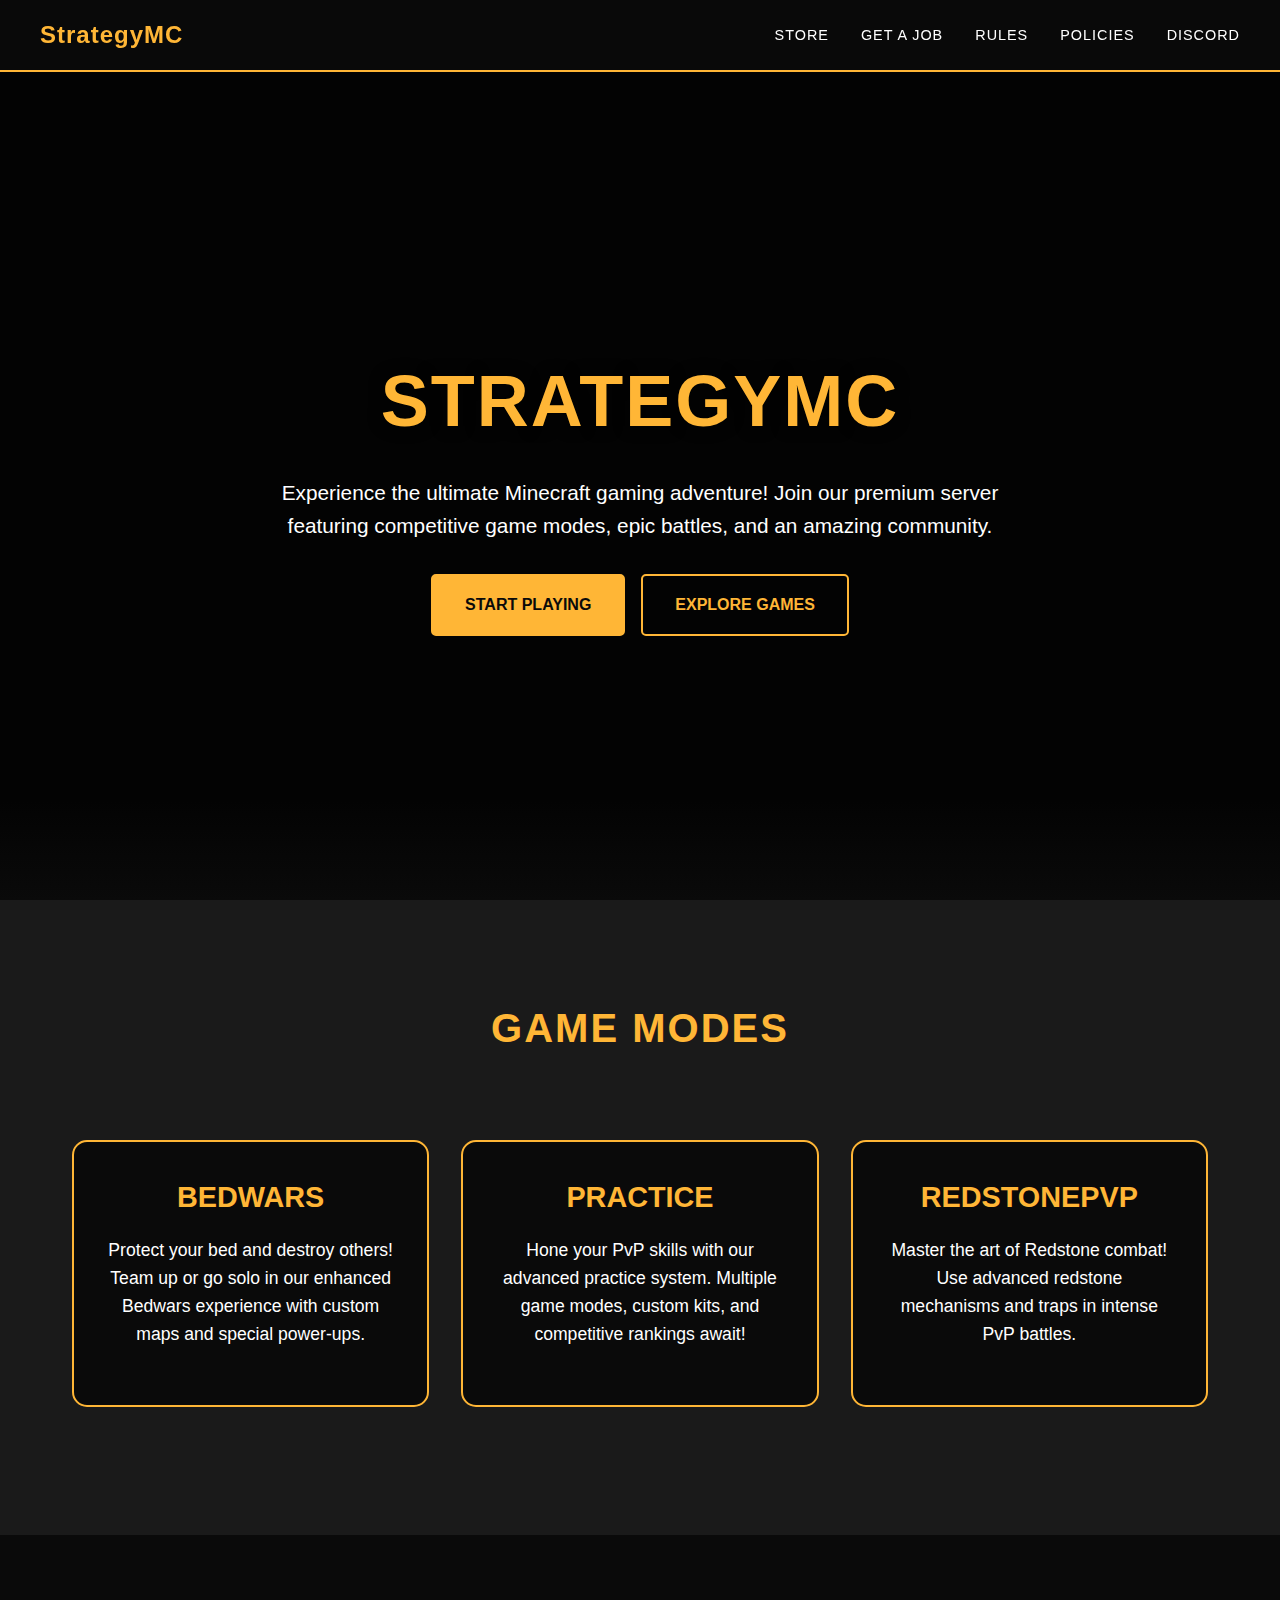
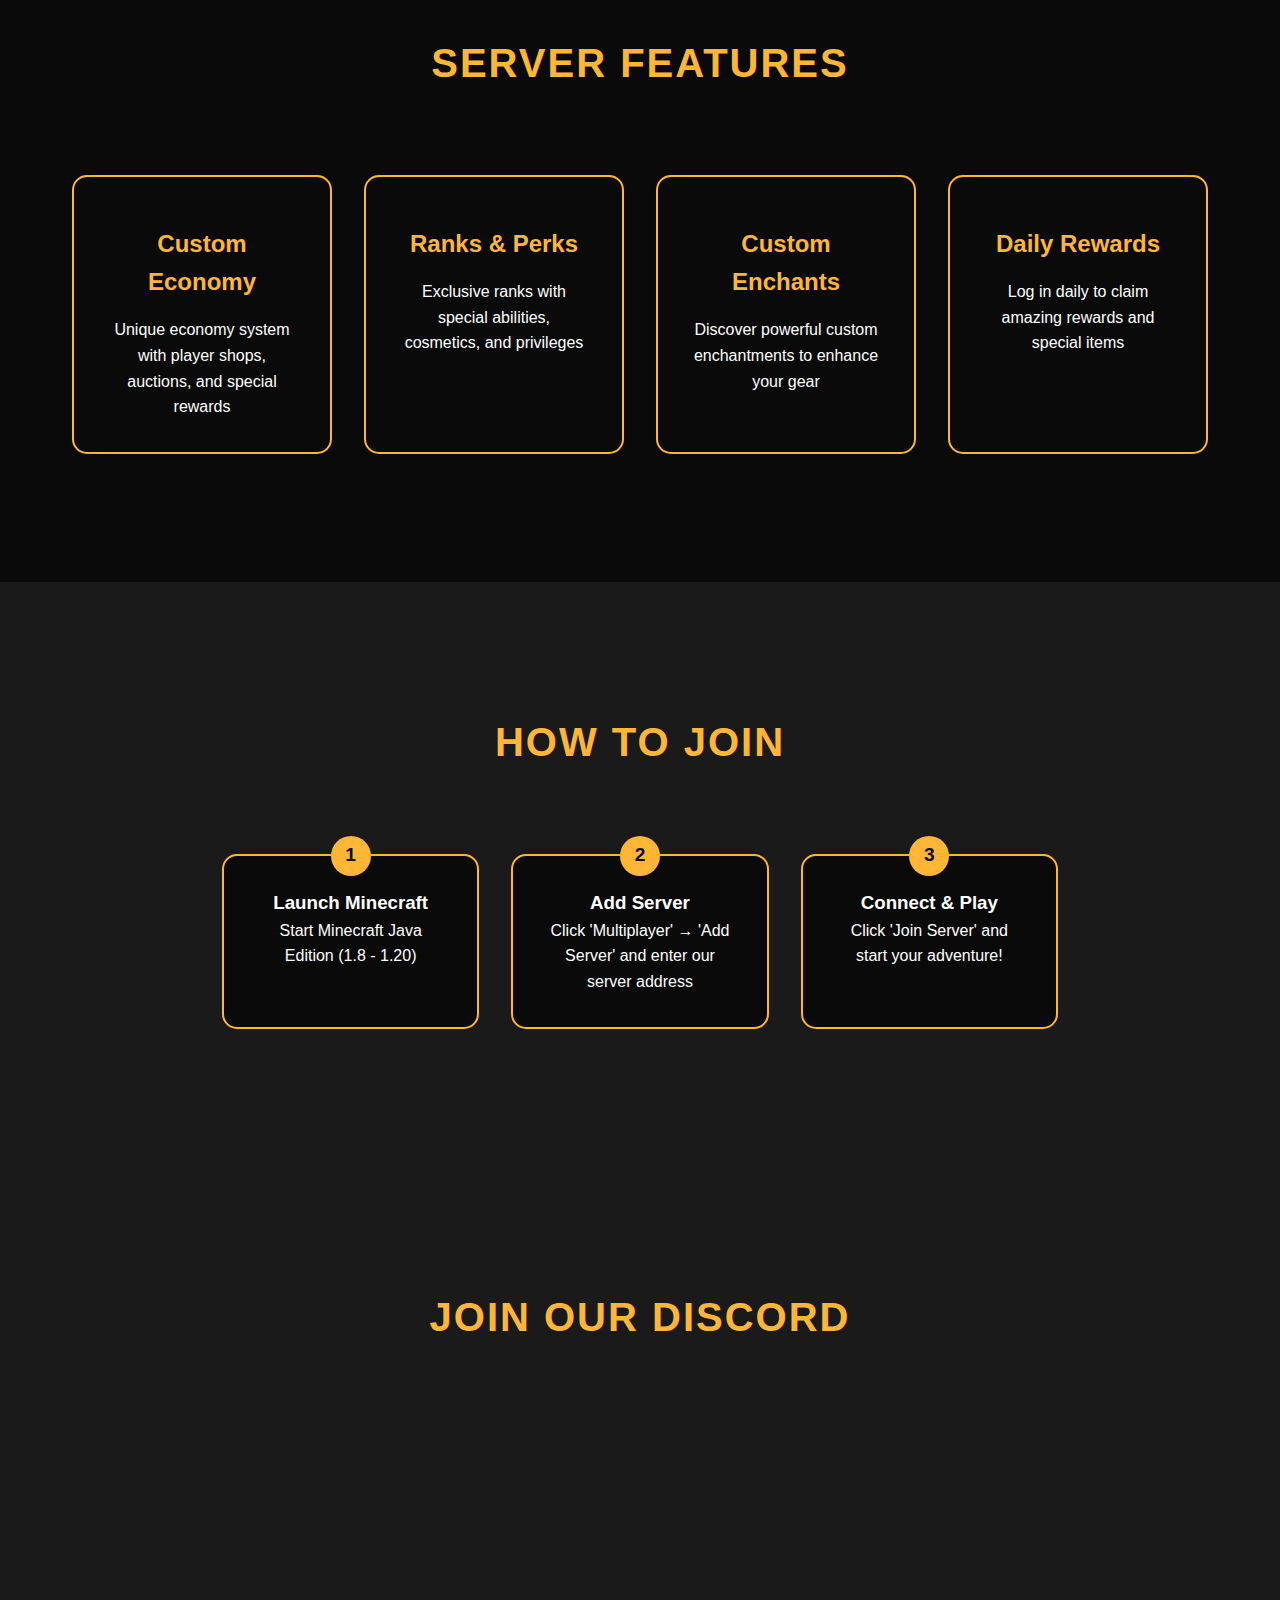
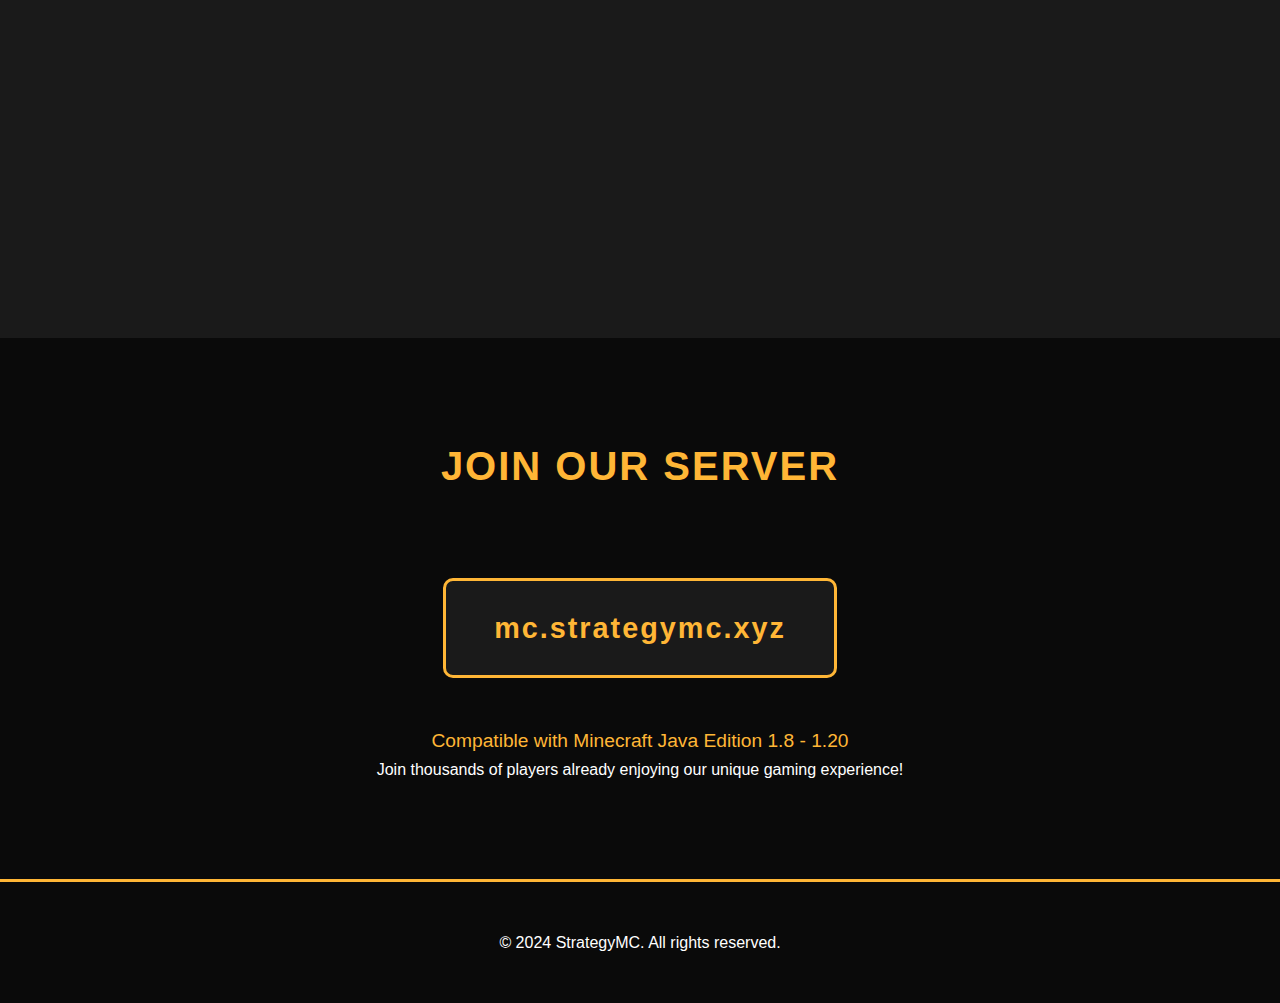
<file: index.html>
<!DOCTYPE html>
<html lang="en">
<head>
    <meta charset="UTF-8">
    <meta name="viewport" content="width=device-width, initial-scale=1.0">
    <title>StrategyMC - Ultimate Minecraft Gaming Experience</title>
    <link rel="stylesheet" href="Addons/styles.css">
</head>
<body>
    <header class="header">
        <nav class="nav">
            <a href="#" class="nav-logo">StrategyMC</a>
            <div class="nav-links">
                <a href="store.strategymc.xyz" class="nav-link">Store</a>
                <a href="apply.html" class="nav-link">Get a Job</a>
                <a href="rules.html" class="nav-link">Rules</a>
                <a href="policies.html" class="nav-link">Policies</a>
                <a href="index.html#discord" class="nav-link">Discord</a>
              </div>
        </nav>
    </header>

    <section class="hero">
        <div class="hero-content">
            <h1 class="server-title">StrategyMC</h1>
            <p class="description">
                Experience the ultimate Minecraft gaming adventure! Join our premium server featuring competitive game modes, epic battles, and an amazing community.
            </p>
            <div class="cta-buttons">
                <a href="#how-to-join" class="cta-button">Start Playing</a>
                <a href="#game-modes" class="cta-button secondary">Explore Games</a>
            </div>
        </div>
    </section>

    <section id="game-modes" class="game-modes">
        <h2 class="section-title">Game Modes</h2>
        <div class="game-modes-grid">
            <div class="game-mode-card">
                <h3>Bedwars</h3>
                <p>Protect your bed and destroy others! Team up or go solo in our enhanced Bedwars experience with custom maps and special power-ups.</p>
            </div>
            <div class="game-mode-card">
                <h3>Practice</h3>
                <p>Hone your PvP skills with our advanced practice system. Multiple game modes, custom kits, and competitive rankings await!</p>
            </div>
            <div class="game-mode-card">
                <h3>RedstonePvP</h3>
                <p>Master the art of Redstone combat! Use advanced redstone mechanisms and traps in intense PvP battles.</p>
            </div>
        </div>
    </section>

    <section class="features">
        <h2 class="section-title">Server Features</h2>
        <div class="features-grid">
            <div class="feature-card">
                <h3>Custom Economy</h3>
                <p>Unique economy system with player shops, auctions, and special rewards</p>
            </div>
            <div class="feature-card">
                <h3>Ranks & Perks</h3>
                <p>Exclusive ranks with special abilities, cosmetics, and privileges</p>
            </div>
            <div class="feature-card">
                <h3>Custom Enchants</h3>
                <p>Discover powerful custom enchantments to enhance your gear</p>
            </div>
            <div class="feature-card">
                <h3>Daily Rewards</h3>
                <p>Log in daily to claim amazing rewards and special items</p>
            </div>
        </div>
    </section>

    <section id="how-to-join" class="how-to-join">
        <h2 class="section-title">How to Join</h2>
        <div class="steps-container">
            <div class="step-card">
                <div class="step-number">1</div>
                <h3>Launch Minecraft</h3>
                <p>Start Minecraft Java Edition (1.8 - 1.20)</p>
            </div>
            <div class="step-card">
                <div class="step-number">2</div>
                <h3>Add Server</h3>
                <p>Click 'Multiplayer' → 'Add Server' and enter our server address</p>
            </div>
            <div class="step-card">
                <div class="step-number">3</div>
                <h3>Connect & Play</h3>
                <p>Click 'Join Server' and start your adventure!</p>
            </div>
        </div>
    </section>

    <section id="discord" class="discord-section">
        <h2 class="section-title">Join Our Discord</h2>
        <div class="discord-container">
            <p class="description">
                Connect with our amazing community, stay updated with server news, and get instant support!
            </p>
            <div class="discord-features">
                <div class="discord-feature">
                    <h3>Community Chat</h3>
                    <p>Connect with players and make new friends</p>
                </div>
                <div class="discord-feature">
                    <h3>Support</h3>
                    <p>Get instant help from our staff team</p>
                </div>
                <div class="discord-feature">
                    <h3>Announcements</h3>
                    <p>Stay updated with events and updates</p>
                </div>
            </div>
            <a href="https://dsc.gg/strategymc" class="discord-button" target="_blank" rel="noopener noreferrer">
                Join Discord
            </a>
            
        </div>
    </section>

    <section id="server-info" class="server-info">
        <h2 class="section-title">Join Our Server</h2>
        <div class="server-address" id="serverAddress">
            mc.strategymc.xyz
        </div>
        <p class="version-info">Compatible with Minecraft Java Edition 1.8 - 1.20</p>
        <p>Join thousands of players already enjoying our unique gaming experience!</p>
    </section>

    <div class="copy-notification" id="copyNotification">
        Server address copied successfully!
    </div>

    <footer class="footer">
        <p>&copy; 2024 StrategyMC. All rights reserved.</p>
    </footer>

    <script>
        document.getElementById('serverAddress').addEventListener('click', function() {
            navigator.clipboard.writeText('mc.strategymc.xyz');
            const notification = document.getElementById('copyNotification');
            notification.classList.add('show');
            setTimeout(() => {
                notification.classList.remove('show');
            }, 2000);
        });

        if (window.location.pathname.endsWith(".html")) {
    window.history.replaceState(null, "", window.location.pathname.replace(".html", ""));
}

    </script>
</body>
</html>
</file>
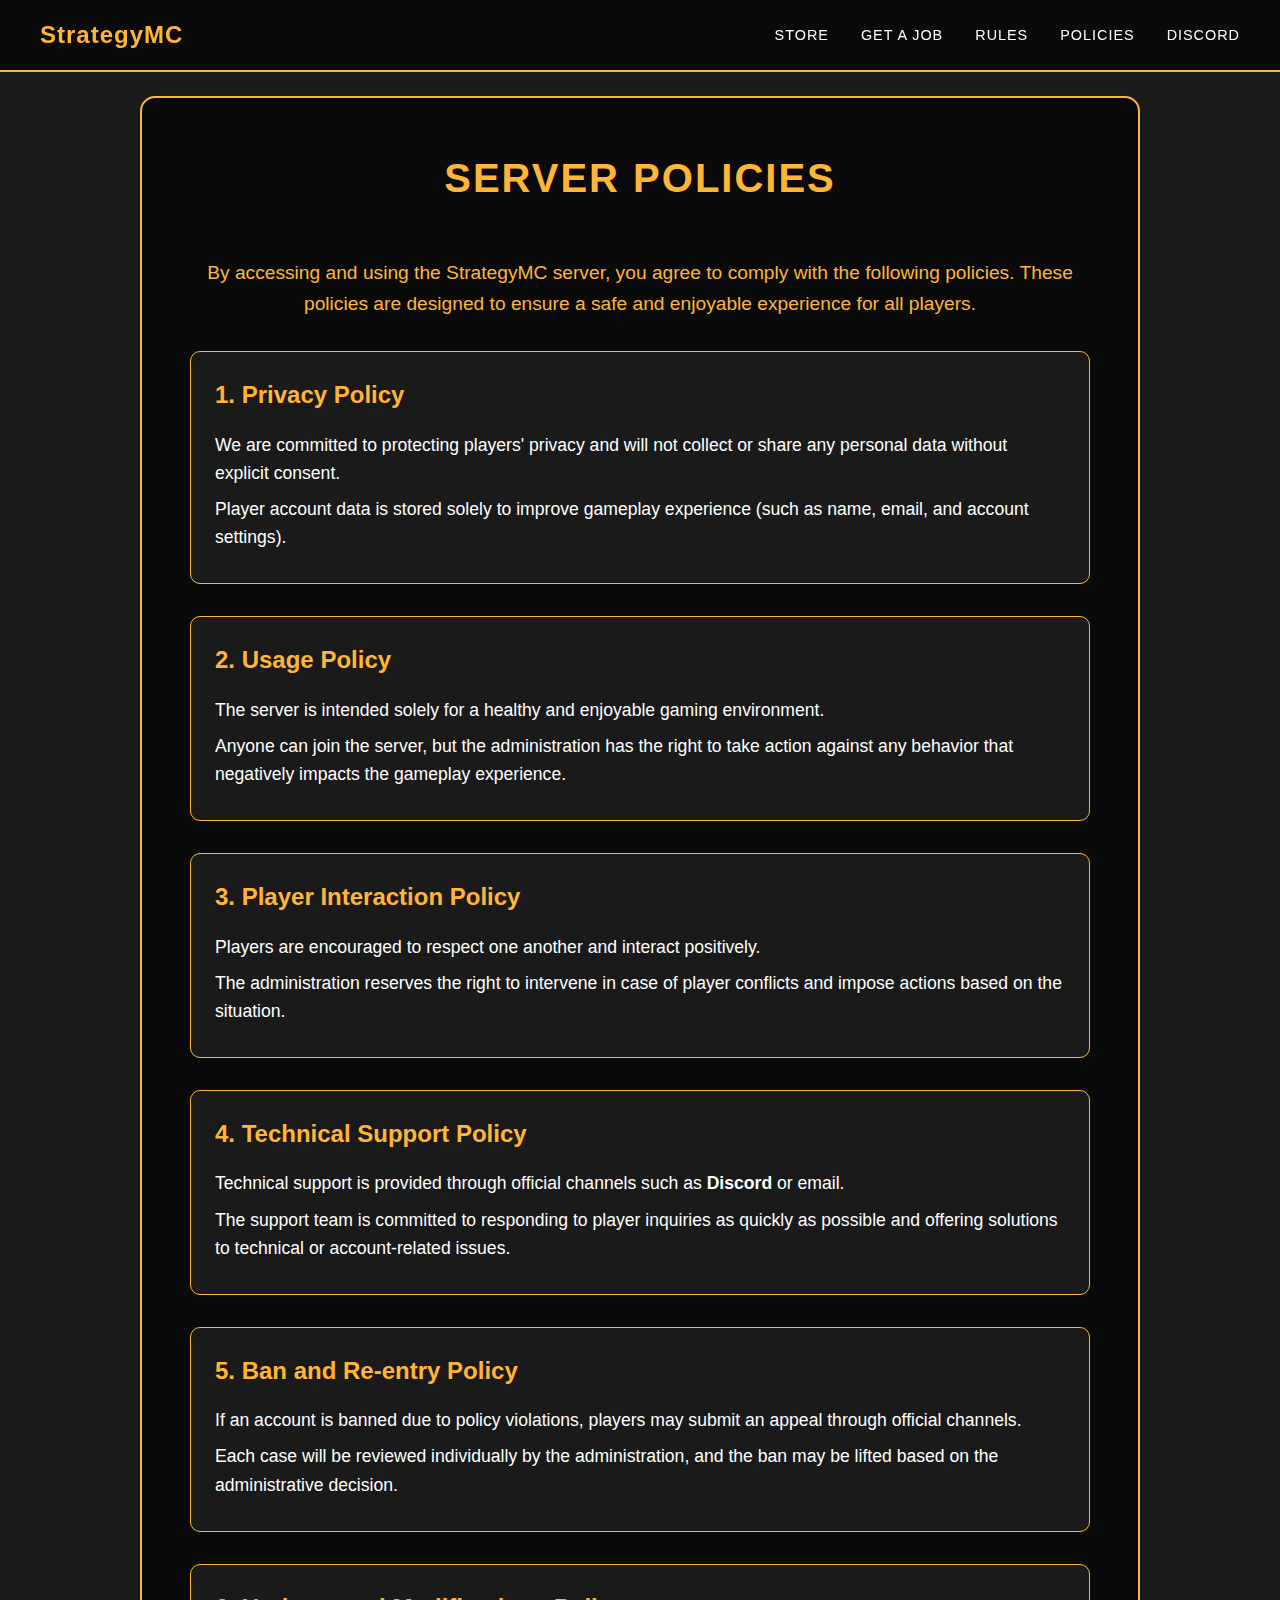
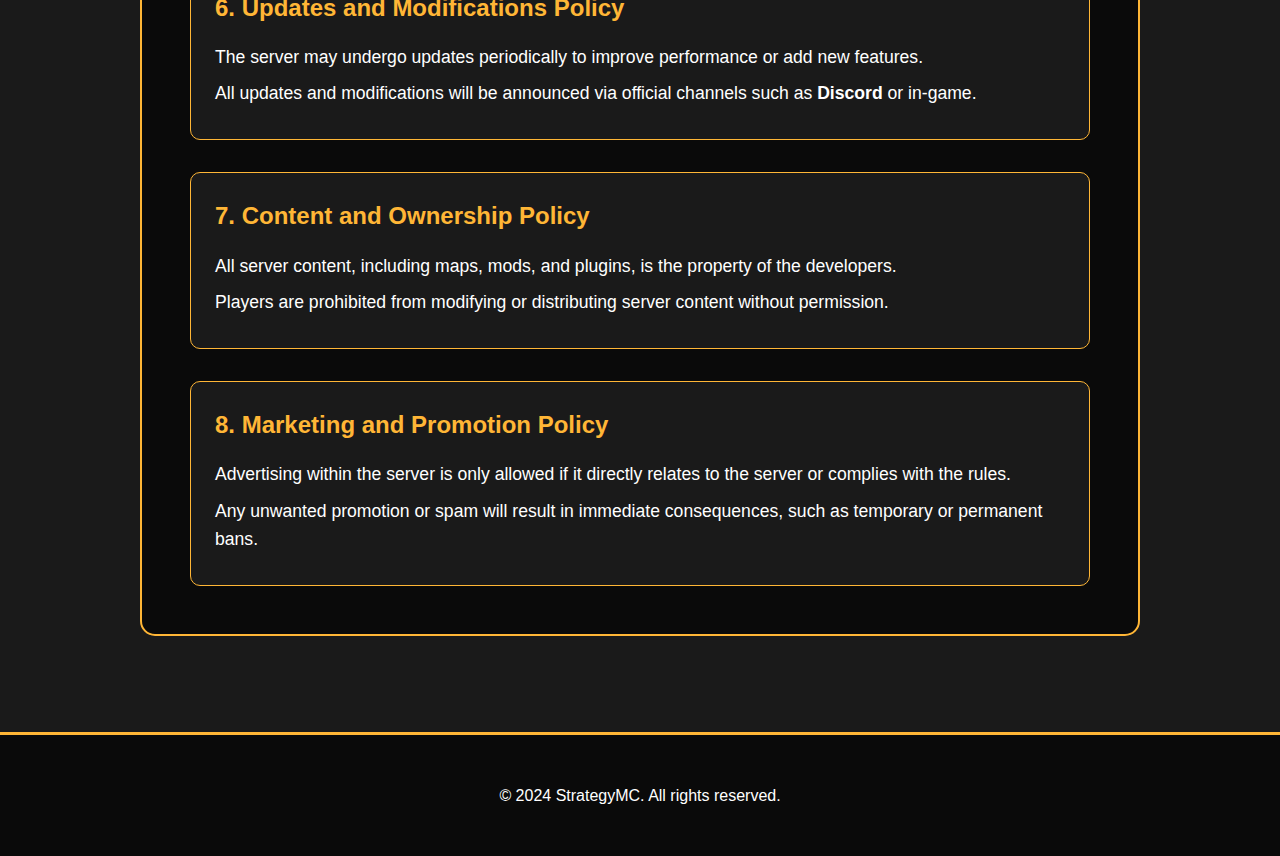
<file: policies.html>
<!DOCTYPE html>
<html lang="en">
<head>
    <meta charset="UTF-8">
    <meta name="viewport" content="width=device-width, initial-scale=1.0">
    <title>StrategyMC - Server Policies</title>
    <link rel="stylesheet" href="Addons/styles.css">
</head>
<body>
    <header class="header">
        <nav class="nav">
            <a href="index.html" class="nav-logo">StrategyMC</a>
            <div class="nav-links">
                <a href="store.strategymc.xyz" class="nav-link">Store</a>
                <a href="apply.html" class="nav-link">Get a Job</a>
                <a href="rules.html" class="nav-link">Rules</a>
                <a href="policies.html" class="nav-link">Policies</a>
                <a href="index.html#discord" class="nav-link">Discord</a>
              </div>
        </nav>
    </header>

    <section class="policies-section">
        <div class="policies-container">
            <h1 class="section-title">Server Policies</h1>
            <p class="policies-notice">
                By accessing and using the StrategyMC server, you agree to comply with the following policies. These policies are designed to ensure a safe and enjoyable experience for all players.
            </p>
            <div class="policies-list">
                <div class="policy-card">
                    <h3>1. Privacy Policy</h3>
                    <p>We are committed to protecting players' privacy and will not collect or share any personal data without explicit consent.</p>
                    <p>Player account data is stored solely to improve gameplay experience (such as name, email, and account settings).</p>
                </div>
                <div class="policy-card">
                    <h3>2. Usage Policy</h3>
                    <p>The server is intended solely for a healthy and enjoyable gaming environment.</p>
                    <p>Anyone can join the server, but the administration has the right to take action against any behavior that negatively impacts the gameplay experience.</p>
                </div>
                <div class="policy-card">
                    <h3>3. Player Interaction Policy</h3>
                    <p>Players are encouraged to respect one another and interact positively.</p>
                    <p>The administration reserves the right to intervene in case of player conflicts and impose actions based on the situation.</p>
                </div>
                <div class="policy-card">
                    <h3>4. Technical Support Policy</h3>
                    <p>Technical support is provided through official channels such as <strong>Discord</strong> or email.</p>
                    <p>The support team is committed to responding to player inquiries as quickly as possible and offering solutions to technical or account-related issues.</p>
                </div>
                <div class="policy-card">
                    <h3>5. Ban and Re-entry Policy</h3>
                    <p>If an account is banned due to policy violations, players may submit an appeal through official channels.</p>
                    <p>Each case will be reviewed individually by the administration, and the ban may be lifted based on the administrative decision.</p>
                </div>
                <div class="policy-card">
                    <h3>6. Updates and Modifications Policy</h3>
                    <p>The server may undergo updates periodically to improve performance or add new features.</p>
                    <p>All updates and modifications will be announced via official channels such as <strong>Discord</strong> or in-game.</p>
                </div>
                <div class="policy-card">
                    <h3>7. Content and Ownership Policy</h3>
                    <p>All server content, including maps, mods, and plugins, is the property of the developers.</p>
                    <p>Players are prohibited from modifying or distributing server content without permission.</p>
                </div>
                <div class="policy-card">
                    <h3>8. Marketing and Promotion Policy</h3>
                    <p>Advertising within the server is only allowed if it directly relates to the server or complies with the rules.</p>
                    <p>Any unwanted promotion or spam will result in immediate consequences, such as temporary or permanent bans.</p>
                </div>
            </div>
        </div>
    </section>


    
    <footer class="footer">
        <p>&copy; 2024 StrategyMC. All rights reserved.</p>
    </footer>
    <script>
        if (window.location.pathname.endsWith(".html")) {
            window.history.replaceState(null, "", window.location.pathname.replace(".html", ""));
        }
    </script>

        
</body>
</html>
</file>
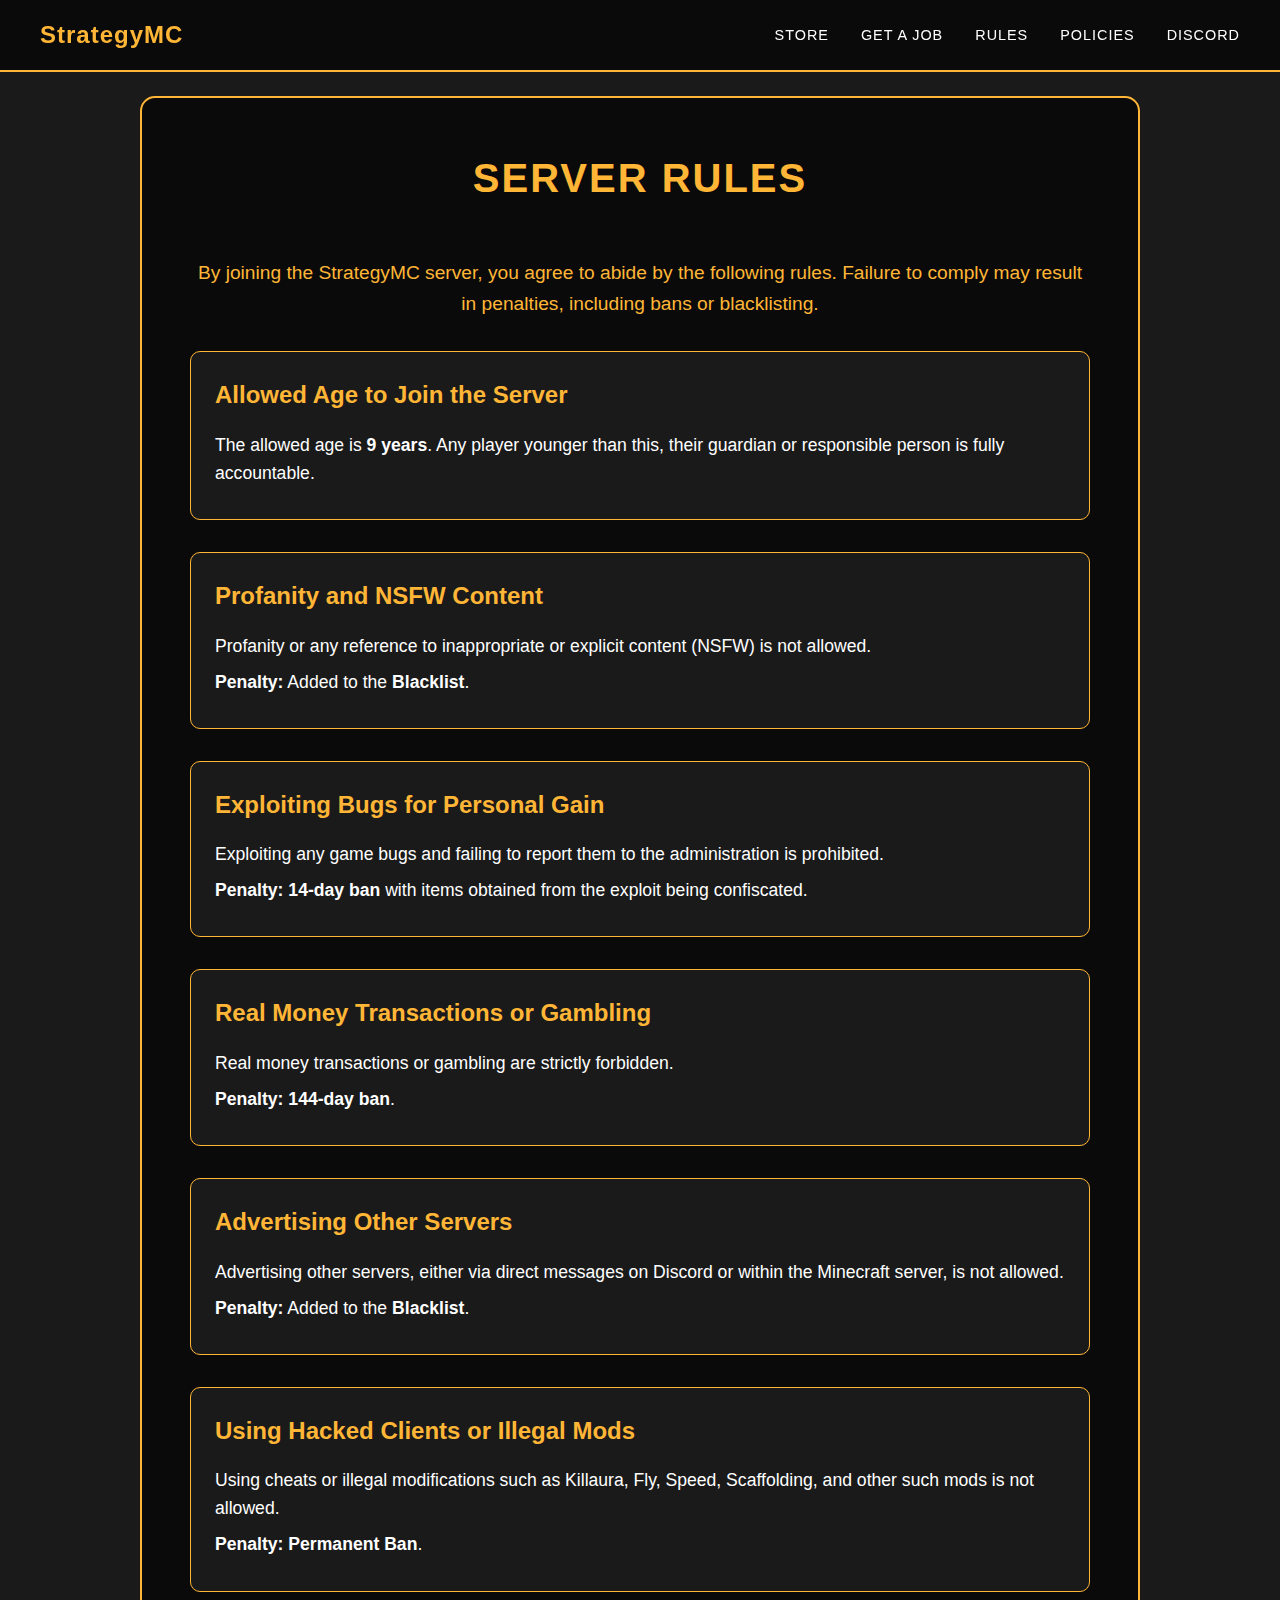
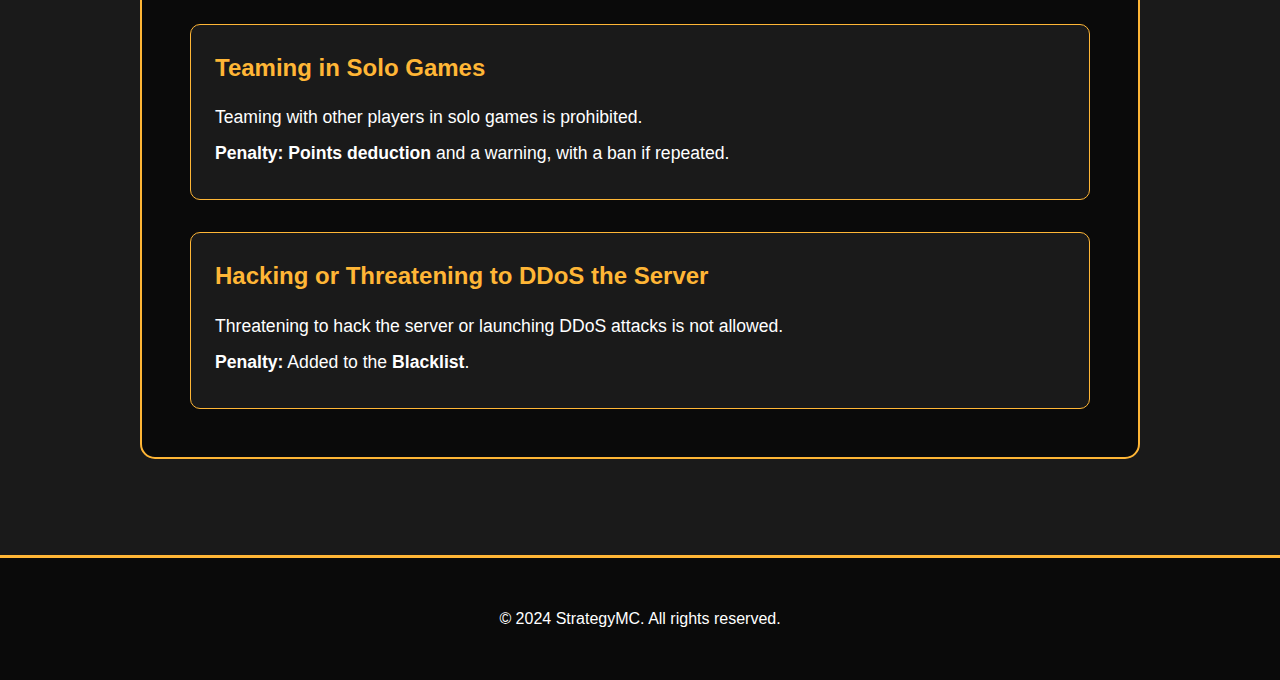
<file: rules.html>
<!DOCTYPE html>
<html lang="en">
<head>
    <meta charset="UTF-8">
    <meta name="viewport" content="width=device-width, initial-scale=1.0">
    <title>StrategyMC - Server Rules</title>
    <link rel="stylesheet" href="Addons/styles.css">
    <style>
        :root {
            --gold: #FFB636;
            --gold-dark: #D99B2B;
            --black: #0A0A0A;
            --black-light: #1A1A1A;
          }
          
          * {
            margin: 0;
            padding: 0;
            box-sizing: border-box;
            font-family: 'Arial', sans-serif;
          }
          
          body {
            background: var(--black);
            color: white;
            line-height: 1.6;
          }
          
        /* Add to the existing CSS file */
        .header {
            position: fixed;
            top: 0;
            left: 0;
            right: 0;
            background: rgba(10, 10, 10, 0.95);
            padding: 1rem 2rem;
            z-index: 1000;
            border-bottom: 2px solid var(--gold);
          }
          
          .nav {
            max-width: 1200px;
            margin: 0 auto;
            display: flex;
            justify-content: space-between;
            align-items: center;
          }
          
          .nav-logo {
            color: var(--gold);
            font-size: 1.5rem;
            font-weight: bold;
            text-decoration: none;
            letter-spacing: 1px;
          }
          
          .nav-links {
            display: flex;
            gap: 2rem;
          }
          
          .nav-link {
            color: white;
            text-decoration: none;
            font-weight: 500;
            transition: color 0.3s ease;
            text-transform: uppercase;
            font-size: 0.9rem;
            letter-spacing: 1px;
          }
          
          .nav-link:hover {
            color: var(--gold);
          }
          
          .discord-section {
            background: var(--black-light);
            padding: 6rem 2rem;
            text-align: center;
          }
          
          .discord-container {
            max-width: 800px;
            margin: 0 auto;
            background: var(--black);
            padding: 3rem;
            border-radius: 15px;
            border: 2px solid var(--gold);
          }
          
          .discord-features {
            display: grid;
            grid-template-columns: repeat(auto-fit, minmax(200px, 1fr));
            gap: 2rem;
            margin: 3rem 0;
          }
          
          .discord-feature {
            text-align: center;
          }
          
          .discord-feature h3 {
            color: var(--gold);
            margin: 1rem 0;
            font-size: 1.2rem;
          }
          
          .discord-button {
            display: inline-flex;
            align-items: center;
            gap: 0.5rem;
            padding: 1rem 2rem;
            background: #5865F2;
            color: white;
            text-decoration: none;
            border-radius: 5px;
            font-weight: bold;
            text-transform: uppercase;
            transition: all 0.3s ease;
            border: none;
          }
          
          .discord-button:hover {
            transform: translateY(-3px);
            box-shadow: 0 5px 15px rgba(88, 101, 242, 0.3);
            background: #4752c4;
          }
          
          .hero {
            padding-top: 80px; /* Add this to account for fixed header */
          }
          
          @media (max-width: 768px) {
            .nav {
              flex-direction: column;
              gap: 1rem;
            }
            
            .nav-links {
              flex-direction: column;
              gap: 1rem;
              text-align: center;
            }
            
            .header {
              padding: 1rem;
            }
          }
        
          .hero {
            height: 100vh;
            background: linear-gradient(rgba(0, 0, 0, 0.8), rgba(0, 0, 0, 0.8)),
                        url('https://images.unsplash.com/photo-1607988795691-3d0147b43231?auto=format&fit=crop&w=1920&q=80');
            background-size: cover;
            background-position: center;
            display: flex;
            align-items: center;
            justify-content: center;
            text-align: center;
            position: relative;
          }
          
          .hero::after {
            content: '';
            position: absolute;
            bottom: 0;
            left: 0;
            right: 0;
            height: 100px;
            background: linear-gradient(transparent, var(--black));
          }
          
          .hero-content {
            max-width: 1000px;
            padding: 20px;
            z-index: 1;
          }
          
          .server-title {
            font-size: 4.5rem;
            margin-bottom: 1rem;
            text-transform: uppercase;
            text-shadow: 0 0 15px rgba(0, 0, 0, 0.7);
            letter-spacing: 2px;
            color: var(--gold);
          }
          
          .description {
            font-size: 1.3rem;
            margin-bottom: 2rem;
            max-width: 800px;
            margin-left: auto;
            margin-right: auto;
            color: #fff;
          }
          
          .cta-buttons {
            display: flex;
            gap: 1rem;
            justify-content: center;
            margin-top: 2rem;
          }
          
          .cta-button {
            display: inline-block;
            padding: 1rem 2rem;
            background: var(--gold);
            color: var(--black);
            text-decoration: none;
            border-radius: 5px;
            font-weight: bold;
            text-transform: uppercase;
            transition: all 0.3s ease;
            border: 2px solid var(--gold);
          }
          
          .cta-button:hover {
            transform: translateY(-3px);
            box-shadow: 0 5px 15px rgba(255, 182, 54, 0.3);
            background: var(--gold-dark);
            border-color: var(--gold-dark);
          }
          
          .cta-button.secondary {
            background: transparent;
            color: var(--gold);
          }
          
          .cta-button.secondary:hover {
            background: var(--gold);
            color: var(--black);
          }
          
          .game-modes {
            padding: 6rem 2rem;
            background: var(--black-light);
            position: relative;
          }
          
          .section-title {
            text-align: center;
            font-size: 2.5rem;
            margin-bottom: 3rem;
            color: var(--gold);
            text-transform: uppercase;
            letter-spacing: 2px;
          }
          
          .game-modes-grid {
            max-width: 1200px;
            margin: 0 auto;
            display: grid;
            grid-template-columns: repeat(auto-fit, minmax(280px, 1fr));
            gap: 2rem;
            padding: 2rem;
          }
          
          .game-mode-card {
            background: var(--black);
            padding: 2rem;
            border-radius: 15px;
            border: 2px solid var(--gold);
            text-align: center;
            transition: transform 0.3s ease, box-shadow 0.3s ease;
            position: relative;
            overflow: hidden;
          }
          
          .game-mode-card:hover {
            transform: translateY(-5px);
            box-shadow: 0 5px 20px rgba(255, 182, 54, 0.2);
          }
          
          .game-mode-card h3 {
            color: var(--gold);
            font-size: 1.8rem;
            margin-bottom: 1rem;
            text-transform: uppercase;
          }
          
          .game-mode-card p {
            color: #ffffff;
            font-size: 1.1rem;
            margin-bottom: 1.5rem;
          }
          
          .features {
            padding: 6rem 2rem;
            background: var(--black);
            position: relative;
          }
          
          .features-grid {
            max-width: 1200px;
            margin: 0 auto;
            display: grid;
            grid-template-columns: repeat(auto-fit, minmax(250px, 1fr));
            gap: 2rem;
            padding: 2rem;
          }
          
          .feature-card {
            background: var(--black-light);
            padding: 2rem;
            border-radius: 15px;
            border: 2px solid var(--gold);
            text-align: center;
            transition: transform 0.3s ease;
          }
          
          .feature-card:hover {
            transform: translateY(-5px);
          }
          
          .feature-card h3 {
            color: var(--gold);
            margin: 1rem 0;
            font-size: 1.5rem;
          }
          
          .how-to-join {
            padding: 8rem 2rem;
            background: var(--black-light);
            text-align: center;
          }
          
          .steps-container {
            max-width: 900px;
            margin: 0 auto;
            display: grid;
            grid-template-columns: repeat(auto-fit, minmax(250px, 1fr));
            gap: 2rem;
            padding: 2rem;
          }
          
          .step-card {
            background: var(--black);
            padding: 2rem;
            border-radius: 15px;
            border: 2px solid var(--gold);
            position: relative;
          }
          
          .step-number {
            position: absolute;
            top: -20px;
            left: 50%;
            transform: translateX(-50%);
            background: var(--gold);
            color: var(--black);
            width: 40px;
            height: 40px;
            border-radius: 50%;
            display: flex;
            align-items: center;
            justify-content: center;
            font-weight: bold;
            font-size: 1.2rem;
          }
          
          .server-info {
            background: var(--black);
            padding: 6rem 2rem;
            text-align: center;
          }
          
          .server-address {
            font-size: 1.8rem;
            padding: 1.5rem 3rem;
            background: var(--black-light);
            border: 3px solid var(--gold);
            display: inline-block;
            border-radius: 10px;
            margin: 2rem 0;
            color: var(--gold);
            font-weight: bold;
            letter-spacing: 2px;
            transition: all 0.3s ease;
            cursor: pointer;
          }
          
          .server-address:hover {
            background: rgba(255, 182, 54, 0.1);
            transform: scale(1.05);
          }
          
          .version-info {
            color: var(--gold);
            font-size: 1.2rem;
            margin-top: 1rem;
          }
          
          .footer {
            background: var(--black);
            padding: 3rem 2rem;
            text-align: center;
            border-top: 3px solid var(--gold);
          }
          
          .copy-notification {
            position: fixed;
            bottom: 20px;
            left: 50%;
            transform: translateX(-50%);
            background: var(--gold);
            color: var(--black);
            padding: 1rem 2rem;
            border-radius: 5px;
            font-weight: bold;
            opacity: 0;
            transition: opacity 0.3s ease;
          }
          
          .copy-notification.show {
            opacity: 1;
          }
          
          @media (max-width: 768px) {
            .server-title {
              font-size: 2.5rem;
            }
          
            .game-modes-grid,
            .features-grid,
            .steps-container {
              grid-template-columns: 1fr;
            }
          
            .cta-buttons {
              flex-direction: column;
            }
          
            .server-address {
              font-size: 1.4rem;
              padding: 1rem 2rem;
            }
          }
        
          .rules-section, .policies-section {
            padding: 6rem 2rem;
            background: var(--black-light);
            text-align: center;
        }
        
        .rules-container, .policies-container {
            max-width: 1000px;
            margin: 0 auto;
            background: var(--black);
            padding: 3rem;
            border-radius: 15px;
            border: 2px solid var(--gold);
        }
        
        .rules-notice, .policies-notice {
            font-size: 1.2rem;
            margin-bottom: 2rem;
            color: var(--gold);
        }
        
        .rules-list, .policies-list {
            display: grid;
            gap: 2rem;
            text-align: left;
        }
        
        .rule-card, .policy-card {
            background: var(--black-light);
            padding: 1.5rem;
            border-radius: 10px;
            border: 1px solid var(--gold);
        }
        
        .rule-card h3, .policy-card h3 {
            color: var(--gold);
            margin-bottom: 1rem;
            font-size: 1.5rem;
        }
        
        .rule-card p, .policy-card p {
            color: #ffffff;
            font-size: 1.1rem;
            margin-bottom: 0.5rem;
        }
        
        
        
        
        
        
        
        
        :root {
            --gold: #FFB636;
            --gold-dark: #D99B2B;
            --black: #0A0A0A;
            --black-light: #1A1A1A;
            /* إضافة متغيرات جديدة للانيميشن */
            --transition-speed: 0.3s;
            --bounce: cubic-bezier(0.68, -0.55, 0.265, 1.55);
        }
        
        * {
            margin: 0;
            padding: 0;
            box-sizing: border-box;
            font-family: 'Arial', sans-serif;
        }
        
        /* تحسينات عامة للصفحة */
        html {
            scroll-behavior: smooth;
        }
        
        body {
            background: var(--black);
            color: white;
            line-height: 1.6;
            overflow-x: hidden;
        }
        
        /* تحسين الهيدر */
        .header {
            position: fixed;
            top: 0;
            left: 0;
            right: 0;
            background: rgba(10, 10, 10, 0.95);
            padding: 1rem 2rem;
            z-index: 1000;
            border-bottom: 2px solid var(--gold);
            backdrop-filter: blur(10px);
            transition: transform 0.3s ease;
        }
        
        /* إخفاء الهيدر عند السكرول للأسفل */
        .header.hidden {
            transform: translateY(-100%);
        }
        
        .nav {
            max-width: 1200px;
            margin: 0 auto;
            display: flex;
            justify-content: space-between;
            align-items: center;
            transition: all var(--transition-speed) ease;
        }
        
        .nav-logo {
            color: var(--gold);
            font-size: 1.5rem;
            font-weight: bold;
            text-decoration: none;
            letter-spacing: 1px;
            position: relative;
            overflow: hidden;
        }
        
        .nav-logo::after {
            content: '';
            position: absolute;
            bottom: 0;
            left: 0;
            width: 100%;
            height: 2px;
            background: var(--gold);
            transform: translateX(-100%);
            transition: transform 0.3s var(--bounce);
        }
        
        .nav-logo:hover::after {
            transform: translateX(0);
        }
        
        /* تحسين القائمة */
        .nav-links {
            display: flex;
            gap: 2rem;
        }
        
        .nav-link {
            color: white;
            text-decoration: none;
            font-weight: 500;
            transition: all 0.3s var(--bounce);
            text-transform: uppercase;
            font-size: 0.9rem;
            letter-spacing: 1px;
            position: relative;
        }
        
        .nav-link::after {
            content: '';
            position: absolute;
            bottom: -5px;
            left: 0;
            width: 100%;
            height: 2px;
            background: var(--gold);
            transform: scaleX(0);
            transition: transform 0.3s var(--bounce);
        }
        
        .nav-link:hover {
            color: var(--gold);
            transform: translateY(-2px);
        }
        
        .nav-link:hover::after {
            transform: scaleX(1);
        }
        
        /* تحسين قسم Hero */
        .hero {
            min-height: 100vh;
            background: linear-gradient(rgba(0, 0, 0, 0.7), rgba(0, 0, 0, 0.7)),
                        url('https://images.unsplash.com/photo-1607988795691-3d0147b43231?auto=format&fit=crop&w=1920&q=80');
            background-size: cover;
            background-position: center;
            background-attachment: fixed;
            display: flex;
            align-items: center;
            justify-content: center;
            text-align: center;
            position: relative;
            animation: heroFade 1s ease-out;
        }
        
        @keyframes heroFade {
            from {
                opacity: 0;
                transform: translateY(20px);
            }
            to {
                opacity: 1;
                transform: translateY(0);
            }
        }
        
        /* تحسين البطاقات */
        .game-mode-card, .feature-card {
            background: var(--black);
            padding: 2rem;
            border-radius: 15px;
            border: 2px solid var(--gold);
            text-align: center;
            transition: all 0.4s var(--bounce);
            position: relative;
            overflow: hidden;
            animation: cardAppear 0.6s ease-out;
            animation-fill-mode: both;
        }
        .step-card{
            animation: cardAppear 0.6s ease-out;
            transition: all 0.4s var(--bounce);
        
        
        }
        @keyframes cardAppear {
            from {
                opacity: 0;
                transform: translateY(30px);
            }
            to {
                opacity: 1;
                transform: translateY(0);
            }
        }
        
        .game-mode-card:hover, .feature-card:hover, .step-card:hover {
            transform: translateY(-10px) scale(1.02);
            box-shadow: 0 10px 30px rgba(255, 182, 54, 0.2);
        }
        
        /* تحسين الأزرار */
        .cta-button, .discord-button {
            display: inline-block;
            padding: 1rem 2rem;
            background: var(--gold);
            color: var(--black);
            text-decoration: none;
            border-radius: 5px;
            font-weight: bold;
            text-transform: uppercase;
            transition: all 0.3s var(--bounce);
            border: 2px solid var(--gold);
            position: relative;
            overflow: hidden;
        }
        
        .cta-button::before, .discord-button::before {
            content: '';
            position: absolute;
            top: 50%;
            left: 50%;
            width: 300%;
            height: 300%;
            background: rgba(255, 255, 255, 0.1);
            transform: translate(-50%, -50%) rotate(45deg) scale(0);
            transition: transform 0.6s ease;
        }
        
        .cta-button:hover::before, .discord-button:hover::before {
            transform: translate(-50%, -50%) rotate(45deg) scale(1);
        }
        
        /* تحسينات للأجهزة المحمولة */
        @media (max-width: 768px) {
            .nav {
                padding: 1rem;
            }
        
            .nav-links {
                position: fixed;
                top: 70px;
                left: 0;
                right: 0;
                background: var(--black);
                padding: 1rem;
                flex-direction: column;
                align-items: center;
                transform: translateY(-100%);
                opacity: 0;
                transition: all 0.3s ease;
            }
        
            .nav-links.active {
                transform: translateY(0);
                opacity: 1;
            }
        
            .hamburger {
                display: block;
                cursor: pointer;
            }
        
            .server-title {
                font-size: 2.5rem;
            }
        
            .game-modes-grid,
            .features-grid,
            .steps-container {
                grid-template-columns: 1fr;
                padding: 1rem;
            }
        }
        
        /* تحسينات للأجهزة اللوحية */
        @media (min-width: 769px) and (max-width: 1024px) {
            .game-modes-grid,
            .features-grid {
                grid-template-columns: repeat(2, 1fr);
            }
        }
        
        /* تحسينات للشاشات الكبيرة */
        @media (min-width: 1400px) {
            .container {
                max-width: 1320px;
            }
        }
        
        /* تحسين الانيميشن للتحميل */
        .loading {
            animation: shimmer 1.5s infinite linear;
            background: linear-gradient(
                90deg,
                var(--black-light) 0%,
                var(--black) 50%,
                var(--black-light) 100%
            );
            background-size: 200% 100%;
        }
        
        @keyframes shimmer {
            0% {
                background-position: -200% 0;
            }
            100% {
                background-position: 200% 0;
            }
        }
        
        /* تحسين قسم Discord */
        .discord-container {
            transform: translateY(30px);
            opacity: 0;
            animation: slideUp 0.6s ease-out forwards;
        }
        
        @keyframes slideUp {
            to {
                transform: translateY(0);
                opacity: 1;
            }
        }
        
        /* تحسين إشعار النسخ */
        .copy-notification {
            transform: translateY(20px);
            transition: all 0.3s var(--bounce);
        }
        
        .copy-notification.show {
            transform: translateY(0);
        }
    </style>
</head>
<body>
    <header class="header">
        <nav class="nav">
            <a href="index.html" class="nav-logo">StrategyMC</a>
            <div class="nav-links">
              <a href="store.strategymc.xyz" class="nav-link">Store</a>
              <a href="apply.html" class="nav-link">Get a Job</a>
              <a href="rules.html" class="nav-link">Rules</a>
              <a href="policies.html" class="nav-link">Policies</a>
              <a href="index.html#discord" class="nav-link">Discord</a>
        </div>
        </nav>
    </header>

    <section class="rules-section">
        <div class="rules-container">
            <h1 class="section-title">Server Rules</h1>
            <p class="rules-notice">
                By joining the StrategyMC server, you agree to abide by the following rules. Failure to comply may result in penalties, including bans or blacklisting.
            </p>
            <div class="rules-list">
                <div class="rule-card">
                    <h3>Allowed Age to Join the Server</h3>
                    <p>The allowed age is <strong>9 years</strong>. Any player younger than this, their guardian or responsible person is fully accountable.</p>
                </div>
                <div class="rule-card">
                    <h3>Profanity and NSFW Content</h3>
                    <p>Profanity or any reference to inappropriate or explicit content (NSFW) is not allowed.</p>
                    <p><strong>Penalty:</strong> Added to the <strong>Blacklist</strong>.</p>
                </div>
                <div class="rule-card">
                    <h3>Exploiting Bugs for Personal Gain</h3>
                    <p>Exploiting any game bugs and failing to report them to the administration is prohibited.</p>
                    <p><strong>Penalty:</strong> <strong>14-day ban</strong> with items obtained from the exploit being confiscated.</p>
                </div>
                <div class="rule-card">
                    <h3>Real Money Transactions or Gambling</h3>
                    <p>Real money transactions or gambling are strictly forbidden.</p>
                    <p><strong>Penalty:</strong> <strong>144-day ban</strong>.</p>
                </div>
                <div class="rule-card">
                    <h3>Advertising Other Servers</h3>
                    <p>Advertising other servers, either via direct messages on Discord or within the Minecraft server, is not allowed.</p>
                    <p><strong>Penalty:</strong> Added to the <strong>Blacklist</strong>.</p>
                </div>
                <div class="rule-card">
                    <h3>Using Hacked Clients or Illegal Mods</h3>
                    <p>Using cheats or illegal modifications such as Killaura, Fly, Speed, Scaffolding, and other such mods is not allowed.</p>
                    <p><strong>Penalty:</strong> <strong>Permanent Ban</strong>.</p>
                </div>
                <div class="rule-card">
                    <h3>Teaming in Solo Games</h3>
                    <p>Teaming with other players in solo games is prohibited.</p>
                    <p><strong>Penalty:</strong> <strong>Points deduction</strong> and a warning, with a ban if repeated.</p>
                </div>
                <div class="rule-card">
                    <h3>Hacking or Threatening to DDoS the Server</h3>
                    <p>Threatening to hack the server or launching DDoS attacks is not allowed.</p>
                    <p><strong>Penalty:</strong> Added to the <strong>Blacklist</strong>.</p>
                </div>
            </div>
        </div>
    </section>

    <footer class="footer">
        <p>&copy; 2024 StrategyMC. All rights reserved.</p>
    </footer>
</body>

        <script>
        if (window.location.pathname.endsWith(".html")) {
            window.history.replaceState(null, "", window.location.pathname.replace(".html", ""));
        }
    </script>
</html>
</file>
<file: Addons/styles.css>
:root {
  --gold: #FFB636;
  --gold-dark: #D99B2B;
  --black: #0A0A0A;
  --black-light: #1A1A1A;
}

* {
  margin: 0;
  padding: 0;
  box-sizing: border-box;
  font-family: 'Arial', sans-serif;
}

body {
  background: var(--black);
  color: white;
  line-height: 1.6;
}

/* Add to the existing CSS file */
.header {
  position: fixed;
  top: 0;
  left: 0;
  right: 0;
  background: rgba(10, 10, 10, 0.95);
  padding: 1rem 2rem;
  z-index: 1000;
  border-bottom: 2px solid var(--gold);
}

.nav {
  max-width: 1200px;
  margin: 0 auto;
  display: flex;
  justify-content: space-between;
  align-items: center;
}

.nav-logo {
  color: var(--gold);
  font-size: 1.5rem;
  font-weight: bold;
  text-decoration: none;
  letter-spacing: 1px;
}

.nav-links {
  display: flex;
  gap: 2rem;
}

.nav-link {
  color: white;
  text-decoration: none;
  font-weight: 500;
  transition: color 0.3s ease;
  text-transform: uppercase;
  font-size: 0.9rem;
  letter-spacing: 1px;
}

.nav-link:hover {
  color: var(--gold);
}

.discord-section {
  background: var(--black-light);
  padding: 6rem 2rem;
  text-align: center;
}

.discord-container {
  max-width: 800px;
  margin: 0 auto;
  background: var(--black);
  padding: 3rem;
  border-radius: 15px;
  border: 2px solid var(--gold);
}

.discord-features {
  display: grid;
  grid-template-columns: repeat(auto-fit, minmax(200px, 1fr));
  gap: 2rem;
  margin: 3rem 0;
}

.discord-feature {
  text-align: center;
}

.discord-feature h3 {
  color: var(--gold);
  margin: 1rem 0;
  font-size: 1.2rem;
}

.discord-button {
  display: inline-flex;
  align-items: center;
  gap: 0.5rem;
  padding: 1rem 2rem;
  background: #5865F2;
  color: white;
  text-decoration: none;
  border-radius: 5px;
  font-weight: bold;
  text-transform: uppercase;
  transition: all 0.3s ease;
  border: none;
}

.discord-button:hover {
  transform: translateY(-3px);
  box-shadow: 0 5px 15px rgba(88, 101, 242, 0.3);
  background: #4752c4;
}

.hero {
  padding-top: 80px; /* Add this to account for fixed header */
}

@media (max-width: 768px) {
  .nav {
    flex-direction: column;
    gap: 1rem;
  }
  
  .nav-links {
    flex-direction: column;
    gap: 1rem;
    text-align: center;
  }
  
  .header {
    padding: 1rem;
  }
}

.hero {
  height: 100vh;
  background: linear-gradient(rgba(0, 0, 0, 0.8), rgba(0, 0, 0, 0.8)),
  url('');
  background-size: cover;
  background-position: center;
  display: flex;
  align-items: center;
  justify-content: center;
  text-align: center;
  position: relative;
}

.hero::after {
  content: '';
  position: absolute;
  bottom: 0;
  left: 0;
  right: 0;
  height: 100px;
  background: linear-gradient(transparent, var(--black));
}

.hero-content {
  max-width: 1000px;
  padding: 20px;
  z-index: 1;
}

.server-title {
  font-size: 4.5rem;
  margin-bottom: 1rem;
  text-transform: uppercase;
  text-shadow: 0 0 15px rgba(0, 0, 0, 0.7);
  letter-spacing: 2px;
  color: var(--gold);
}

.description {
  font-size: 1.3rem;
  margin-bottom: 2rem;
  max-width: 800px;
  margin-left: auto;
  margin-right: auto;
  color: #fff;
}

.cta-buttons {
  display: flex;
  gap: 1rem;
  justify-content: center;
  margin-top: 2rem;
}

.cta-button {
  display: inline-block;
  padding: 1rem 2rem;
  background: var(--gold);
  color: var(--black);
  text-decoration: none;
  border-radius: 5px;
  font-weight: bold;
  text-transform: uppercase;
  transition: all 0.3s ease;
  border: 2px solid var(--gold);
}

.cta-button:hover {
  transform: translateY(-3px);
  box-shadow: 0 5px 15px rgba(255, 182, 54, 0.3);
  background: var(--gold-dark);
  border-color: var(--gold-dark);
}

.cta-button.secondary {
  background: transparent;
  color: var(--gold);
}

.cta-button.secondary:hover {
  background: var(--gold);
  color: var(--black);
}

.game-modes {
  padding: 6rem 2rem;
  background: var(--black-light);
  position: relative;
}

.section-title {
  text-align: center;
  font-size: 2.5rem;
  margin-bottom: 3rem;
  color: var(--gold);
  text-transform: uppercase;
  letter-spacing: 2px;
}

.game-modes-grid {
  max-width: 1200px;
  margin: 0 auto;
  display: grid;
  grid-template-columns: repeat(auto-fit, minmax(280px, 1fr));
  gap: 2rem;
  padding: 2rem;
}

.game-mode-card {
  background: var(--black);
  padding: 2rem;
  border-radius: 15px;
  border: 2px solid var(--gold);
  text-align: center;
  transition: transform 0.3s ease, box-shadow 0.3s ease;
  position: relative;
  overflow: hidden;
}

.game-mode-card:hover {
  transform: translateY(-5px);
  box-shadow: 0 5px 20px rgba(255, 182, 54, 0.2);
}

.game-mode-card h3 {
  color: var(--gold);
  font-size: 1.8rem;
  margin-bottom: 1rem;
  text-transform: uppercase;
}

.game-mode-card p {
  color: #ffffff;
  font-size: 1.1rem;
  margin-bottom: 1.5rem;
}

.features {
  padding: 6rem 2rem;
  background: var(--black);
  position: relative;
}

.features-grid {
  max-width: 1200px;
  margin: 0 auto;
  display: grid;
  grid-template-columns: repeat(auto-fit, minmax(250px, 1fr));
  gap: 2rem;
  padding: 2rem;
}

.feature-card {
  background: var(--black-light);
  padding: 2rem;
  border-radius: 15px;
  border: 2px solid var(--gold);
  text-align: center;
  transition: transform 0.3s ease;
}

.feature-card:hover {
  transform: translateY(-5px);
}

.feature-card h3 {
  color: var(--gold);
  margin: 1rem 0;
  font-size: 1.5rem;
}

.how-to-join {
  padding: 8rem 2rem;
  background: var(--black-light);
  text-align: center;
}

.steps-container {
  max-width: 900px;
  margin: 0 auto;
  display: grid;
  grid-template-columns: repeat(auto-fit, minmax(250px, 1fr));
  gap: 2rem;
  padding: 2rem;
}

.step-card {
  background: var(--black);
  padding: 2rem;
  border-radius: 15px;
  border: 2px solid var(--gold);
  position: relative;
}

.step-number {
  position: absolute;
  top: -20px;
  left: 50%;
  transform: translateX(-50%);
  background: var(--gold);
  color: var(--black);
  width: 40px;
  height: 40px;
  border-radius: 50%;
  display: flex;
  align-items: center;
  justify-content: center;
  font-weight: bold;
  font-size: 1.2rem;
}

.server-info {
  background: var(--black);
  padding: 6rem 2rem;
  text-align: center;
}

.server-address {
  font-size: 1.8rem;
  padding: 1.5rem 3rem;
  background: var(--black-light);
  border: 3px solid var(--gold);
  display: inline-block;
  border-radius: 10px;
  margin: 2rem 0;
  color: var(--gold);
  font-weight: bold;
  letter-spacing: 2px;
  transition: all 0.3s ease;
  cursor: pointer;
}

.server-address:hover {
  background: rgba(255, 182, 54, 0.1);
  transform: scale(1.05);
}

.version-info {
  color: var(--gold);
  font-size: 1.2rem;
  margin-top: 1rem;
}

.footer {
  background: var(--black);
  padding: 3rem 2rem;
  text-align: center;
  border-top: 3px solid var(--gold);
}

.copy-notification {
  position: fixed;
  bottom: 20px;
  left: 50%;
  transform: translateX(-50%);
  background: var(--gold);
  color: var(--black);
  padding: 1rem 2rem;
  border-radius: 5px;
  font-weight: bold;
  opacity: 0;
  transition: opacity 0.3s ease;
}

.copy-notification.show {
  opacity: 1;
}

@media (max-width: 768px) {
  .server-title {
    font-size: 2.5rem;
  }

  .game-modes-grid,
  .features-grid,
  .steps-container {
    grid-template-columns: 1fr;
  }

  .cta-buttons {
    flex-direction: column;
  }

  .server-address {
    font-size: 1.4rem;
    padding: 1rem 2rem;
  }
}

.rules-section, .policies-section {
  padding: 6rem 2rem;
  background: var(--black-light);
  text-align: center;
}

.rules-container, .policies-container {
  max-width: 1000px;
  margin: 0 auto;
  background: var(--black);
  padding: 3rem;
  border-radius: 15px;
  border: 2px solid var(--gold);
}

.rules-notice, .policies-notice {
  font-size: 1.2rem;
  margin-bottom: 2rem;
  color: var(--gold);
}

.rules-list, .policies-list {
  display: grid;
  gap: 2rem;
  text-align: left;
}

.rule-card, .policy-card {
  background: var(--black-light);
  padding: 1.5rem;
  border-radius: 10px;
  border: 1px solid var(--gold);
}

.rule-card h3, .policy-card h3 {
  color: var(--gold);
  margin-bottom: 1rem;
  font-size: 1.5rem;
}

.rule-card p, .policy-card p {
  color: #ffffff;
  font-size: 1.1rem;
  margin-bottom: 0.5rem;
}








:root {
  --gold: #FFB636;
  --gold-dark: #D99B2B;
  --black: #0A0A0A;
  --black-light: #1A1A1A;
  /* إضافة متغيرات جديدة للانيميشن */
  --transition-speed: 0.3s;
  --bounce: cubic-bezier(0.68, -0.55, 0.265, 1.55);
}

* {
  margin: 0;
  padding: 0;
  box-sizing: border-box;
  font-family: 'Arial', sans-serif;
}

/* تحسينات عامة للصفحة */
html {
  scroll-behavior: smooth;
}

body {
  background: var(--black);
  color: white;
  line-height: 1.6;
  overflow-x: hidden;
}

/* تحسين الهيدر */
.header {
  position: fixed;
  top: 0;
  left: 0;
  right: 0;
  background: rgba(10, 10, 10, 0.95);
  padding: 1rem 2rem;
  z-index: 1000;
  border-bottom: 2px solid var(--gold);
  backdrop-filter: blur(10px);
  transition: transform 0.3s ease;
}

/* إخفاء الهيدر عند السكرول للأسفل */
.header.hidden {
  transform: translateY(-100%);
}

.nav {
  max-width: 1200px;
  margin: 0 auto;
  display: flex;
  justify-content: space-between;
  align-items: center;
  transition: all var(--transition-speed) ease;
}

.nav-logo {
  color: var(--gold);
  font-size: 1.5rem;
  font-weight: bold;
  text-decoration: none;
  letter-spacing: 1px;
  position: relative;
  overflow: hidden;
}

.nav-logo::after {
  content: '';
  position: absolute;
  bottom: 0;
  left: 0;
  width: 100%;
  height: 2px;
  background: var(--gold);
  transform: translateX(-100%);
  transition: transform 0.3s var(--bounce);
}

.nav-logo:hover::after {
  transform: translateX(0);
}

/* تحسين القائمة */
.nav-links {
  display: flex;
  gap: 2rem;
}

.nav-link {
  color: white;
  text-decoration: none;
  font-weight: 500;
  transition: all 0.3s var(--bounce);
  text-transform: uppercase;
  font-size: 0.9rem;
  letter-spacing: 1px;
  position: relative;
}

.nav-link::after {
  content: '';
  position: absolute;
  bottom: -5px;
  left: 0;
  width: 100%;
  height: 2px;
  background: var(--gold);
  transform: scaleX(0);
  transition: transform 0.3s var(--bounce);
}

.nav-link:hover {
  color: var(--gold);
  transform: translateY(-2px);
}

.nav-link:hover::after {
  transform: scaleX(1);
}

/* تحسين قسم Hero */
.hero {
  min-height: 100vh;
  background: linear-gradient(rgba(0, 0, 0, 0.7), rgba(0, 0, 0, 0.7)),
  url('https://cdn.discordapp.com/attachments/1340031260831252663/1340114802856562820/minecraft_resized_1520x900.jpg?ex=67b12eab&is=67afdd2b&hm=b25fa21796abcdca40a4a9d7ea1660fd714d898498d3d0d12e9957e9dd28b65c&');
  background-size: cover;
  background-position: center;
  background-attachment: fixed;
  display: flex;
  align-items: center;
  justify-content: center;
  text-align: center;
  position: relative;
  animation: heroFade 1s ease-out;
}

@keyframes heroFade {
  from {
      opacity: 0;
      transform: translateY(20px);
  }
  to {
      opacity: 1;
      transform: translateY(0);
  }
}

/* تحسين البطاقات */
.game-mode-card, .feature-card {
  background: var(--black);
  padding: 2rem;
  border-radius: 15px;
  border: 2px solid var(--gold);
  text-align: center;
  transition: all 0.4s var(--bounce);
  position: relative;
  overflow: hidden;
  animation: cardAppear 0.6s ease-out;
  animation-fill-mode: both;
}
.step-card{
  animation: cardAppear 0.6s ease-out;
  transition: all 0.4s var(--bounce);


}
@keyframes cardAppear {
  from {
      opacity: 0;
      transform: translateY(30px);
  }
  to {
      opacity: 1;
      transform: translateY(0);
  }
}

.game-mode-card:hover, .feature-card:hover, .step-card:hover {
  transform: translateY(-10px) scale(1.02);
  box-shadow: 0 10px 30px rgba(255, 182, 54, 0.2);
}

/* تحسين الأزرار */
.cta-button, .discord-button {
  display: inline-block;
  padding: 1rem 2rem;
  background: var(--gold);
  color: var(--black);
  text-decoration: none;
  border-radius: 5px;
  font-weight: bold;
  text-transform: uppercase;
  transition: all 0.3s var(--bounce);
  border: 2px solid var(--gold);
  position: relative;
  overflow: hidden;
}

.cta-button::before, .discord-button::before {
  content: '';
  position: absolute;
  top: 50%;
  left: 50%;
  width: 300%;
  height: 300%;
  background: rgba(255, 255, 255, 0.1);
  transform: translate(-50%, -50%) rotate(45deg) scale(0);
  transition: transform 0.6s ease;
}

.cta-button:hover::before, .discord-button:hover::before {
  transform: translate(-50%, -50%) rotate(45deg) scale(1);
}

/* تحسينات للأجهزة المحمولة */
@media (max-width: 768px) {
  .nav {
      padding: 1rem;
  }

  .nav-links {
      position: fixed;
      top: 70px;
      left: 0;
      right: 0;
      background: var(--black);
      padding: 1rem;
      flex-direction: column;
      align-items: center;
      transform: translateY(-100%);
      opacity: 0;
      transition: all 0.3s ease;
  }

  .nav-links.active {
      transform: translateY(0);
      opacity: 1;
  }

  .hamburger {
      display: block;
      cursor: pointer;
  }

  .server-title {
      font-size: 2.5rem;
  }

  .game-modes-grid,
  .features-grid,
  .steps-container {
      grid-template-columns: 1fr;
      padding: 1rem;
  }
}

/* تحسينات للأجهزة اللوحية */
@media (min-width: 769px) and (max-width: 1024px) {
  .game-modes-grid,
  .features-grid {
      grid-template-columns: repeat(2, 1fr);
  }
}

/* تحسينات للشاشات الكبيرة */
@media (min-width: 1400px) {
  .container {
      max-width: 1320px;
  }
}

/* تحسين الانيميشن للتحميل */
.loading {
  animation: shimmer 1.5s infinite linear;
  background: linear-gradient(
      90deg,
      var(--black-light) 0%,
      var(--black) 50%,
      var(--black-light) 100%
  );
  background-size: 200% 100%;
}

@keyframes shimmer {
  0% {
      background-position: -200% 0;
  }
  100% {
      background-position: 200% 0;
  }
}

/* تحسين قسم Discord */
.discord-container {
  transform: translateY(30px);
  opacity: 0;
  animation: slideUp 0.6s ease-out forwards;
}

@keyframes slideUp {
  to {
      transform: translateY(0);
      opacity: 1;
  }
}

/* تحسين إشعار النسخ */
.copy-notification {
  transform: translateY(20px);
  transition: all 0.3s var(--bounce);
}

.copy-notification.show {
  transform: translateY(0);
}
</file>
